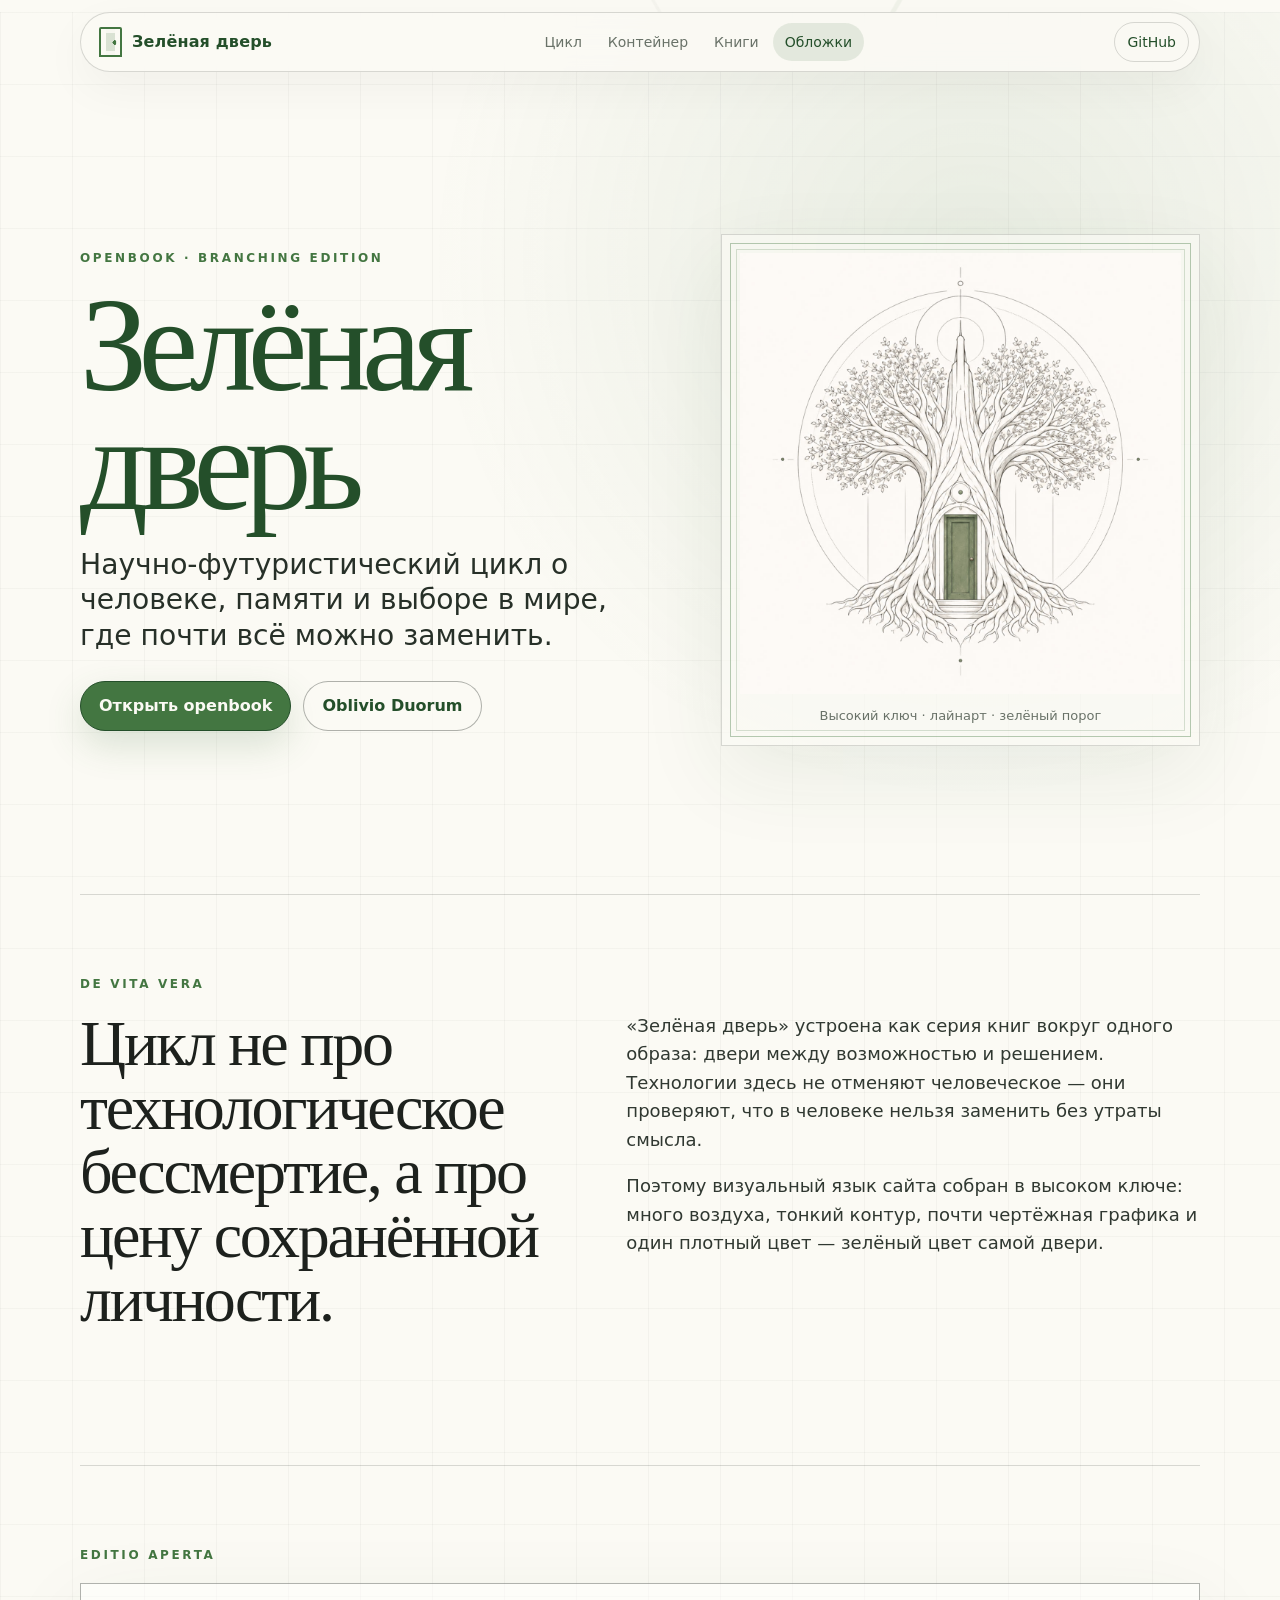
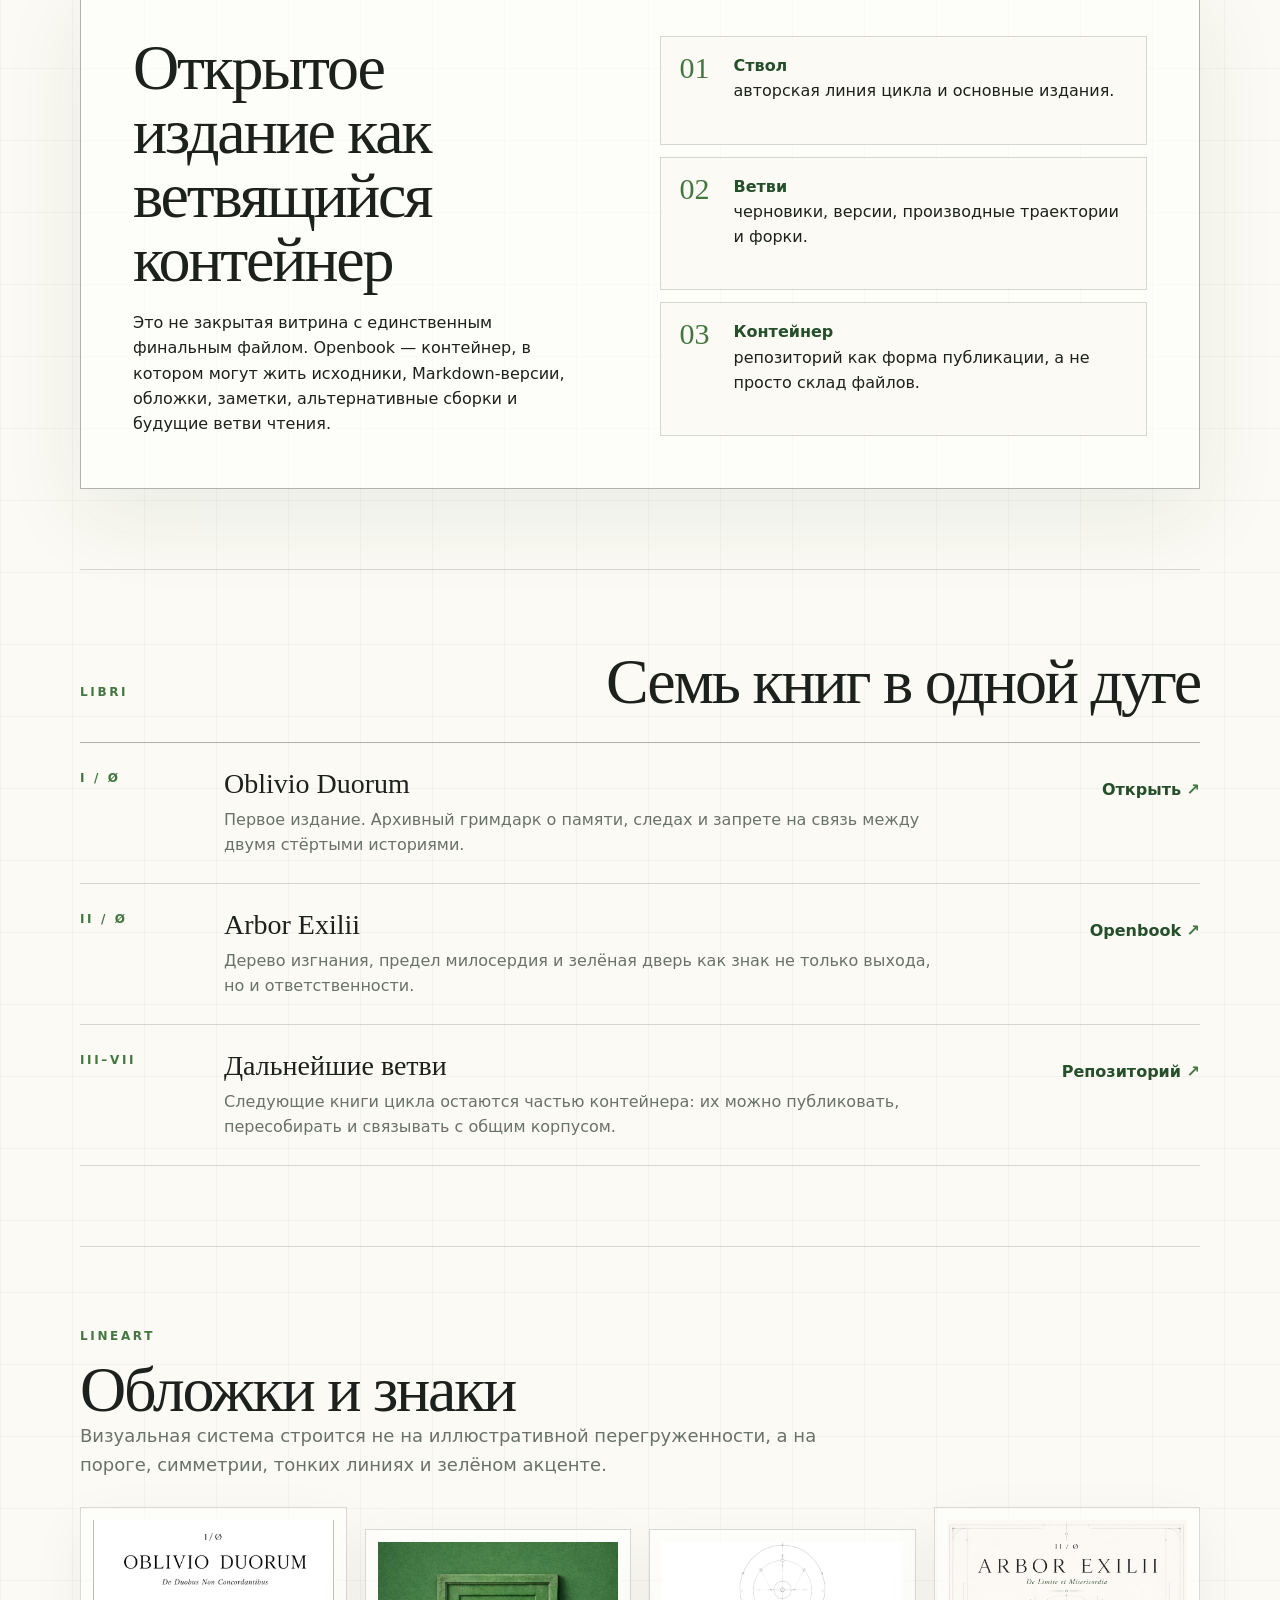
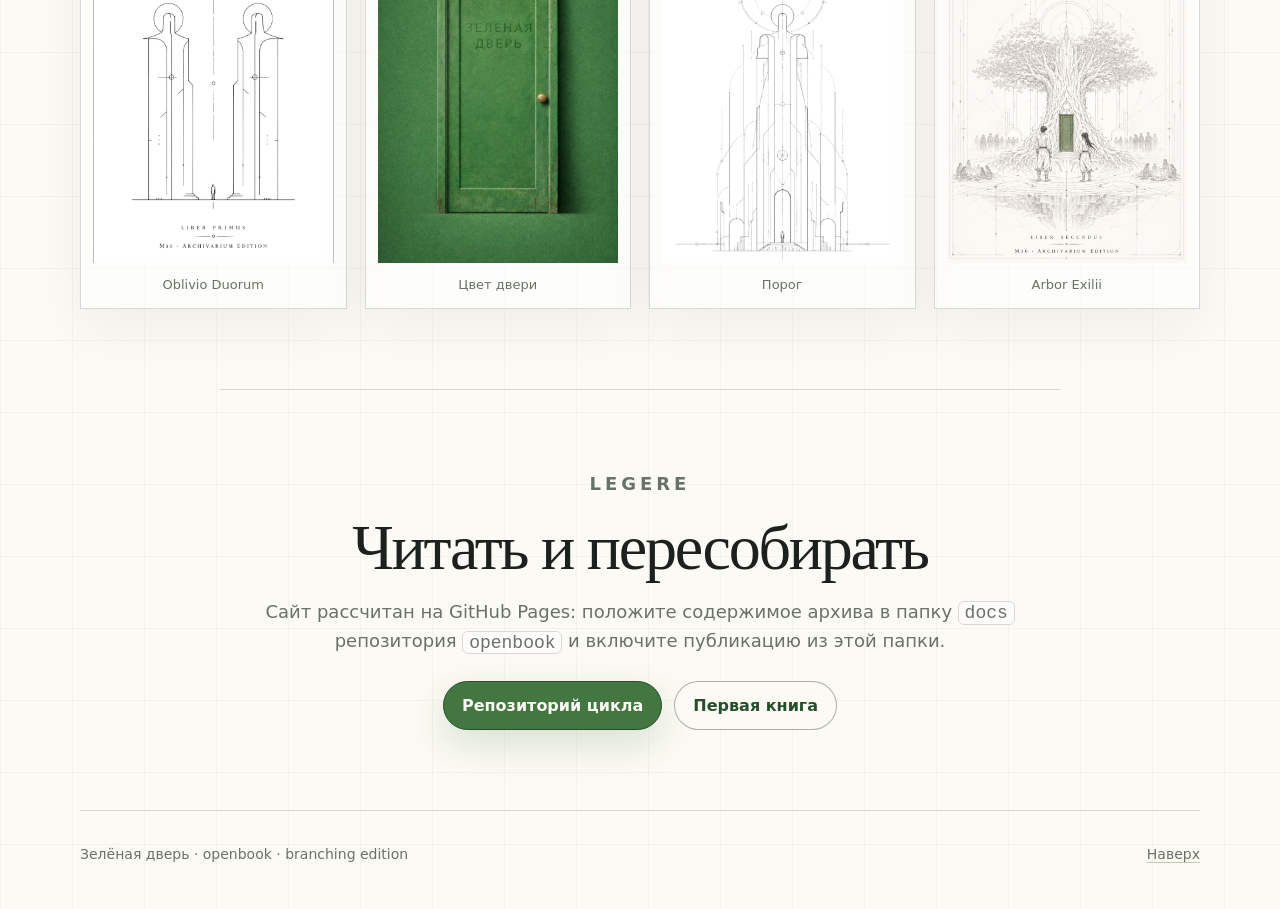
<file: 1/docs/index.html>
<!doctype html>
<html lang="ru">
<head>
  <meta charset="utf-8">
  <meta name="viewport" content="width=device-width, initial-scale=1">
  <title>Зелёная дверь — openbook</title>
  <meta name="description" content="Лаконичный сайт открытого цикла «Зелёная дверь»: книги, обложки в высоком ключе и openbook как ветвящийся контейнер.">
  <meta name="theme-color" content="#fbfaf4">
  <meta property="og:title" content="Зелёная дверь">
  <meta property="og:description" content="Открытый научно-футуристический цикл как ветвящийся контейнер.">
  <meta property="og:type" content="website">
  <meta property="og:image" content="assets/og-image.jpg">
  <link rel="icon" href="assets/favicon.svg" type="image/svg+xml">
  <link rel="icon" href="assets/favicon-32.png" sizes="32x32" type="image/png">
  <link rel="stylesheet" href="styles.css">
</head>
<body>
  <a class="skip-link" href="#main">Перейти к содержанию</a>

  <header class="site-header" data-header>
    <a class="brand" href="#top" aria-label="Зелёная дверь — наверх">
      <span class="brand-mark" aria-hidden="true"></span>
      <span>Зелёная дверь</span>
    </a>
    <nav class="main-nav" aria-label="Навигация">
      <a href="#cycle">Цикл</a>
      <a href="#container">Контейнер</a>
      <a href="#books">Книги</a>
      <a href="#covers">Обложки</a>
    </nav>
    <a class="header-link" href="https://github.com/antonkurenkov/openbook" target="_blank" rel="noreferrer">GitHub</a>
  </header>

  <main id="main">
    <section class="hero" id="top" aria-labelledby="hero-title">
      <div class="hero-copy reveal">
        <p class="eyebrow">Openbook · branching edition</p>
        <h1 id="hero-title">Зелёная дверь</h1>
        <p class="hero-lead">Научно-футуристический цикл о человеке, памяти и выборе в мире, где почти всё можно заменить.</p>
        <div class="hero-actions" aria-label="Основные ссылки">
          <a class="button button-primary" href="https://github.com/antonkurenkov/openbook" target="_blank" rel="noreferrer">Открыть openbook</a>
          <a class="button button-secondary" href="https://github.com/antonkurenkov/oblivio.duorum" target="_blank" rel="noreferrer">Oblivio Duorum</a>
        </div>
      </div>

      <figure class="hero-art reveal" aria-label="Символ цикла">
        <button class="image-button" type="button" data-lightbox="assets/images/tree-door-lineart.jpg" aria-label="Открыть изображение крупно">
          <img src="assets/images/tree-door-lineart.jpg" width="1200" height="1200" alt="Лайнарт: дерево с зелёной дверью в центре">
        </button>
        <figcaption>Высокий ключ · лайнарт · зелёный порог</figcaption>
      </figure>
    </section>

    <section class="section split" id="cycle" aria-labelledby="cycle-title">
      <div class="section-label">De vita vera</div>
      <div class="split-grid">
        <h2 id="cycle-title">Цикл не про технологическое бессмертие, а про цену сохранённой личности.</h2>
        <div class="prose">
          <p>«Зелёная дверь» устроена как серия книг вокруг одного образа: двери между возможностью и решением. Технологии здесь не отменяют человеческое — они проверяют, что в человеке нельзя заменить без утраты смысла.</p>
          <p>Поэтому визуальный язык сайта собран в высоком ключе: много воздуха, тонкий контур, почти чертёжная графика и один плотный цвет — зелёный цвет самой двери.</p>
        </div>
      </div>
    </section>

    <section class="section container-section" id="container" aria-labelledby="container-title">
      <div class="section-label">Editio aperta</div>
      <div class="container-card reveal">
        <div>
          <h2 id="container-title">Открытое издание как ветвящийся контейнер</h2>
          <p>Это не закрытая витрина с единственным финальным файлом. Openbook — контейнер, в котором могут жить исходники, Markdown-версии, обложки, заметки, альтернативные сборки и будущие ветви чтения.</p>
        </div>
        <ol class="container-list" aria-label="Принципы openbook">
          <li><span>01</span><strong>Ствол</strong><br>авторская линия цикла и основные издания.</li>
          <li><span>02</span><strong>Ветви</strong><br>черновики, версии, производные траектории и форки.</li>
          <li><span>03</span><strong>Контейнер</strong><br>репозиторий как форма публикации, а не просто склад файлов.</li>
        </ol>
      </div>
    </section>

    <section class="section books" id="books" aria-labelledby="books-title">
      <div class="section-heading">
        <p class="section-label">Libri</p>
        <h2 id="books-title">Семь книг в одной дуге</h2>
      </div>

      <div class="book-list">
        <article class="book-row reveal">
          <span class="book-index">I / Ø</span>
          <div>
            <h3>Oblivio Duorum</h3>
            <p>Первое издание. Архивный гримдарк о памяти, следах и запрете на связь между двумя стёртыми историями.</p>
          </div>
          <a href="https://github.com/antonkurenkov/oblivio.duorum" target="_blank" rel="noreferrer">Открыть</a>
        </article>
        <article class="book-row reveal">
          <span class="book-index">II / Ø</span>
          <div>
            <h3>Arbor Exilii</h3>
            <p>Дерево изгнания, предел милосердия и зелёная дверь как знак не только выхода, но и ответственности.</p>
          </div>
          <a href="https://github.com/antonkurenkov/openbook" target="_blank" rel="noreferrer">Openbook</a>
        </article>
        <article class="book-row reveal muted-row">
          <span class="book-index">III–VII</span>
          <div>
            <h3>Дальнейшие ветви</h3>
            <p>Следующие книги цикла остаются частью контейнера: их можно публиковать, пересобирать и связывать с общим корпусом.</p>
          </div>
          <a href="https://github.com/antonkurenkov/openbook" target="_blank" rel="noreferrer">Репозиторий</a>
        </article>
      </div>
    </section>

    <section class="section covers" id="covers" aria-labelledby="covers-title">
      <div class="section-heading compact">
        <p class="section-label">Lineart</p>
        <h2 id="covers-title">Обложки и знаки</h2>
        <p>Визуальная система строится не на иллюстративной перегруженности, а на пороге, симметрии, тонких линиях и зелёном акценте.</p>
      </div>

      <div class="cover-grid">
        <figure class="cover-tile tall reveal">
          <button class="image-button" type="button" data-lightbox="assets/images/oblivio-duorum-lineart.jpg">
            <img src="assets/images/oblivio-duorum-lineart.jpg" width="760" height="1140" loading="lazy" alt="Обложка Oblivio Duorum в стиле лайнарт">
          </button>
          <figcaption>Oblivio Duorum</figcaption>
        </figure>
        <figure class="cover-tile reveal">
          <button class="image-button" type="button" data-lightbox="assets/images/green-door-color.jpg">
            <img src="assets/images/green-door-color.jpg" width="760" height="1140" loading="lazy" alt="Зелёная дверь, цветовой референс">
          </button>
          <figcaption>Цвет двери</figcaption>
        </figure>
        <figure class="cover-tile reveal">
          <button class="image-button" type="button" data-lightbox="assets/images/gate-lineart.jpg">
            <img src="assets/images/gate-lineart.jpg" width="720" height="1018" loading="lazy" alt="Вертикальная архитектурная форма в лайнарт-стиле">
          </button>
          <figcaption>Порог</figcaption>
        </figure>
        <figure class="cover-tile tall reveal">
          <button class="image-button" type="button" data-lightbox="assets/images/arbor-exilii-lineart.jpg">
            <img src="assets/images/arbor-exilii-lineart.jpg" width="900" height="1272" loading="lazy" alt="Обложка Arbor Exilii в стиле высокого ключа">
          </button>
          <figcaption>Arbor Exilii</figcaption>
        </figure>
      </div>
    </section>

    <section class="section read-section" aria-labelledby="read-title">
      <p class="section-label">Legere</p>
      <h2 id="read-title">Читать и пересобирать</h2>
      <p>Сайт рассчитан на GitHub Pages: положите содержимое архива в папку <code>docs</code> репозитория <code>openbook</code> и включите публикацию из этой папки.</p>
      <div class="hero-actions">
        <a class="button button-primary" href="https://github.com/antonkurenkov/openbook" target="_blank" rel="noreferrer">Репозиторий цикла</a>
        <a class="button button-secondary" href="https://github.com/antonkurenkov/oblivio.duorum" target="_blank" rel="noreferrer">Первая книга</a>
      </div>
    </section>
  </main>

  <footer class="site-footer">
    <p>Зелёная дверь · openbook · branching edition</p>
    <p><a href="#top">Наверх</a></p>
  </footer>

  <dialog class="lightbox" data-lightbox-dialog aria-label="Просмотр изображения">
    <button class="lightbox-close" type="button" data-lightbox-close aria-label="Закрыть">×</button>
    <img data-lightbox-image alt="">
  </dialog>

  <script src="main.js" defer></script>
</body>
</html>
</file>
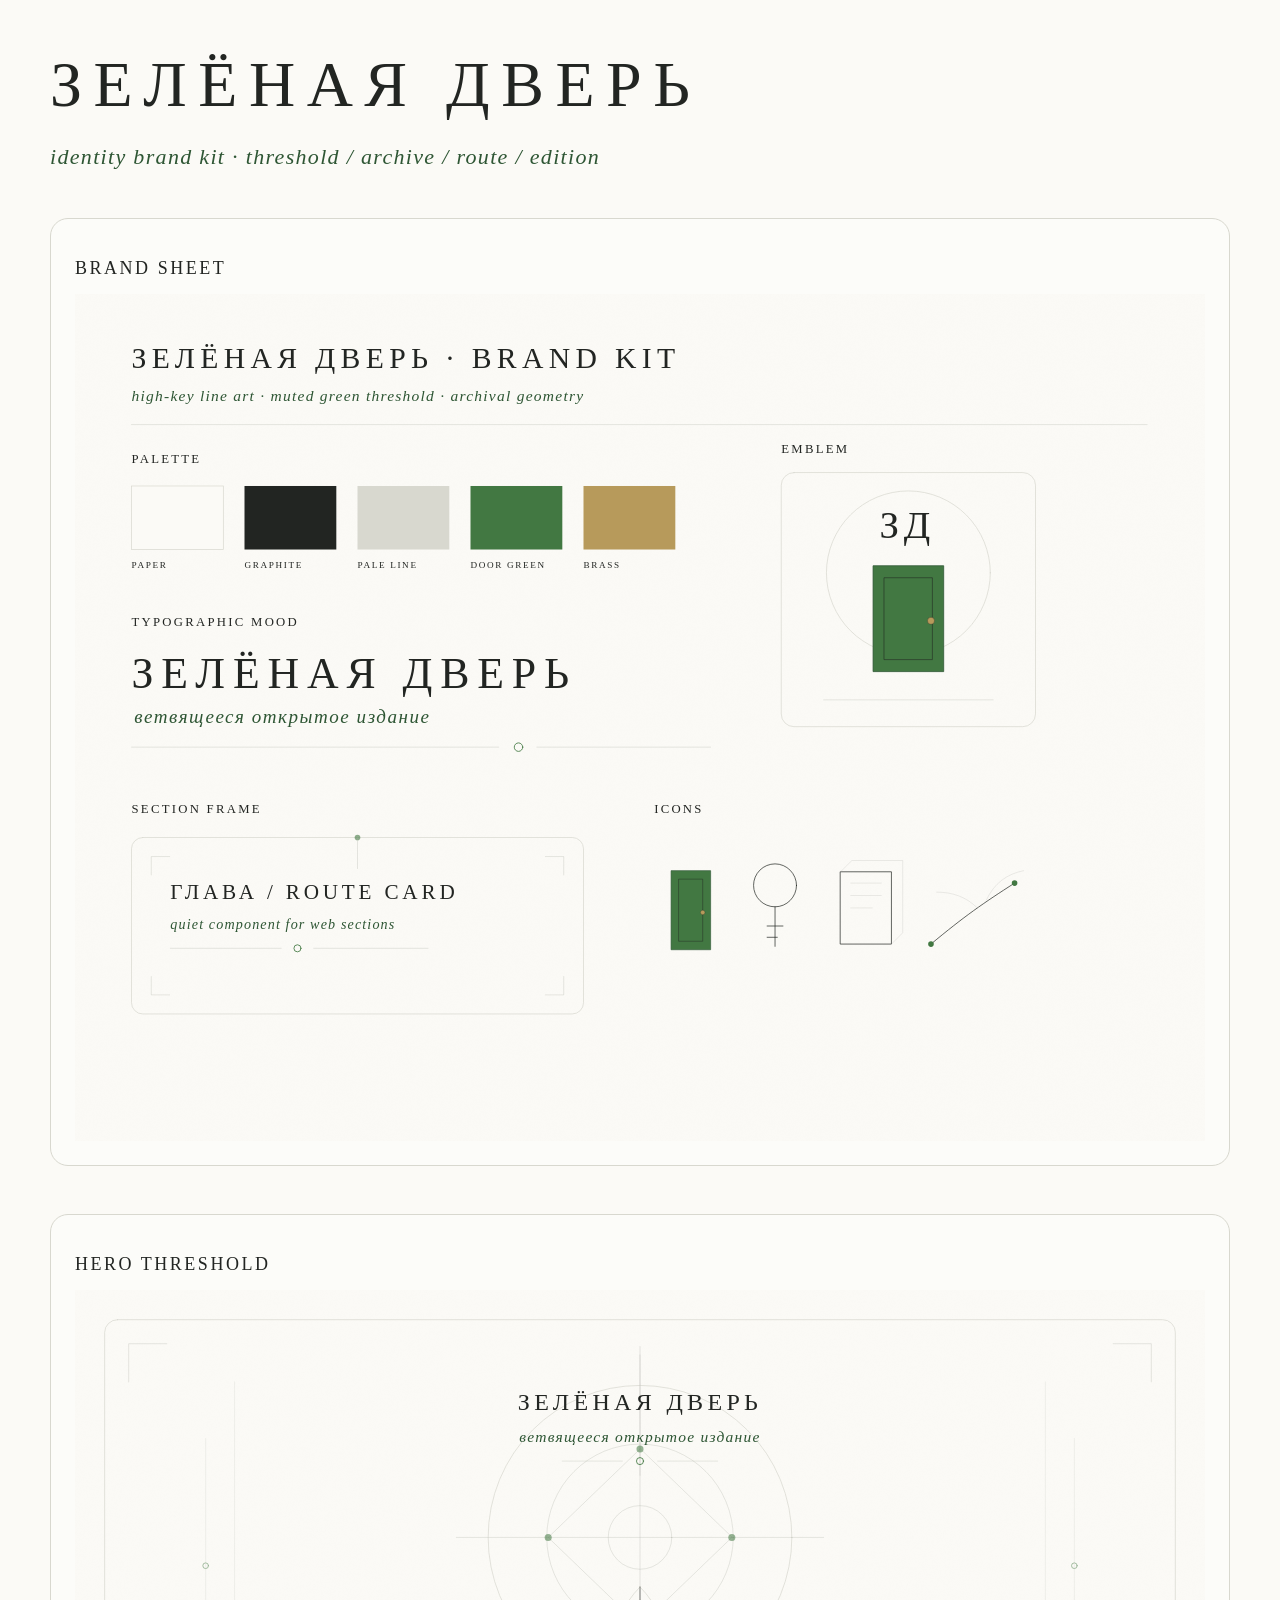
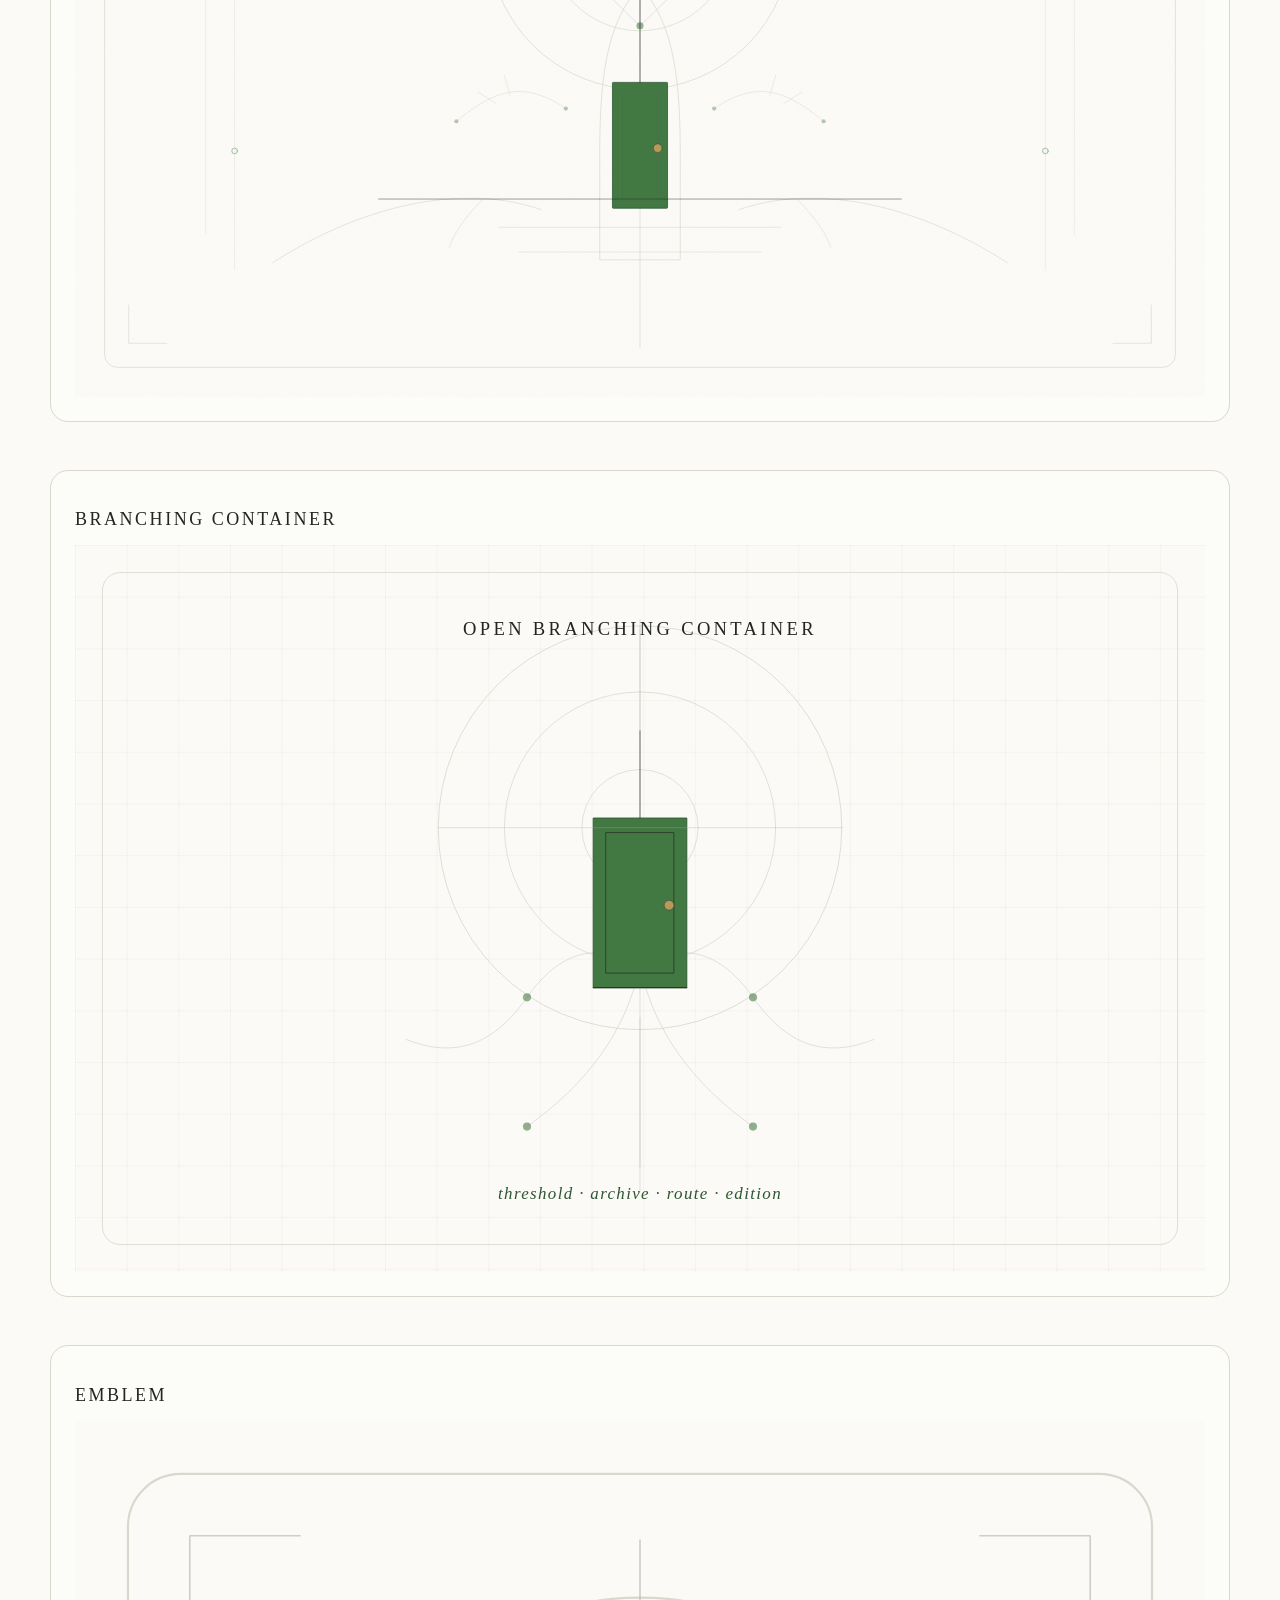
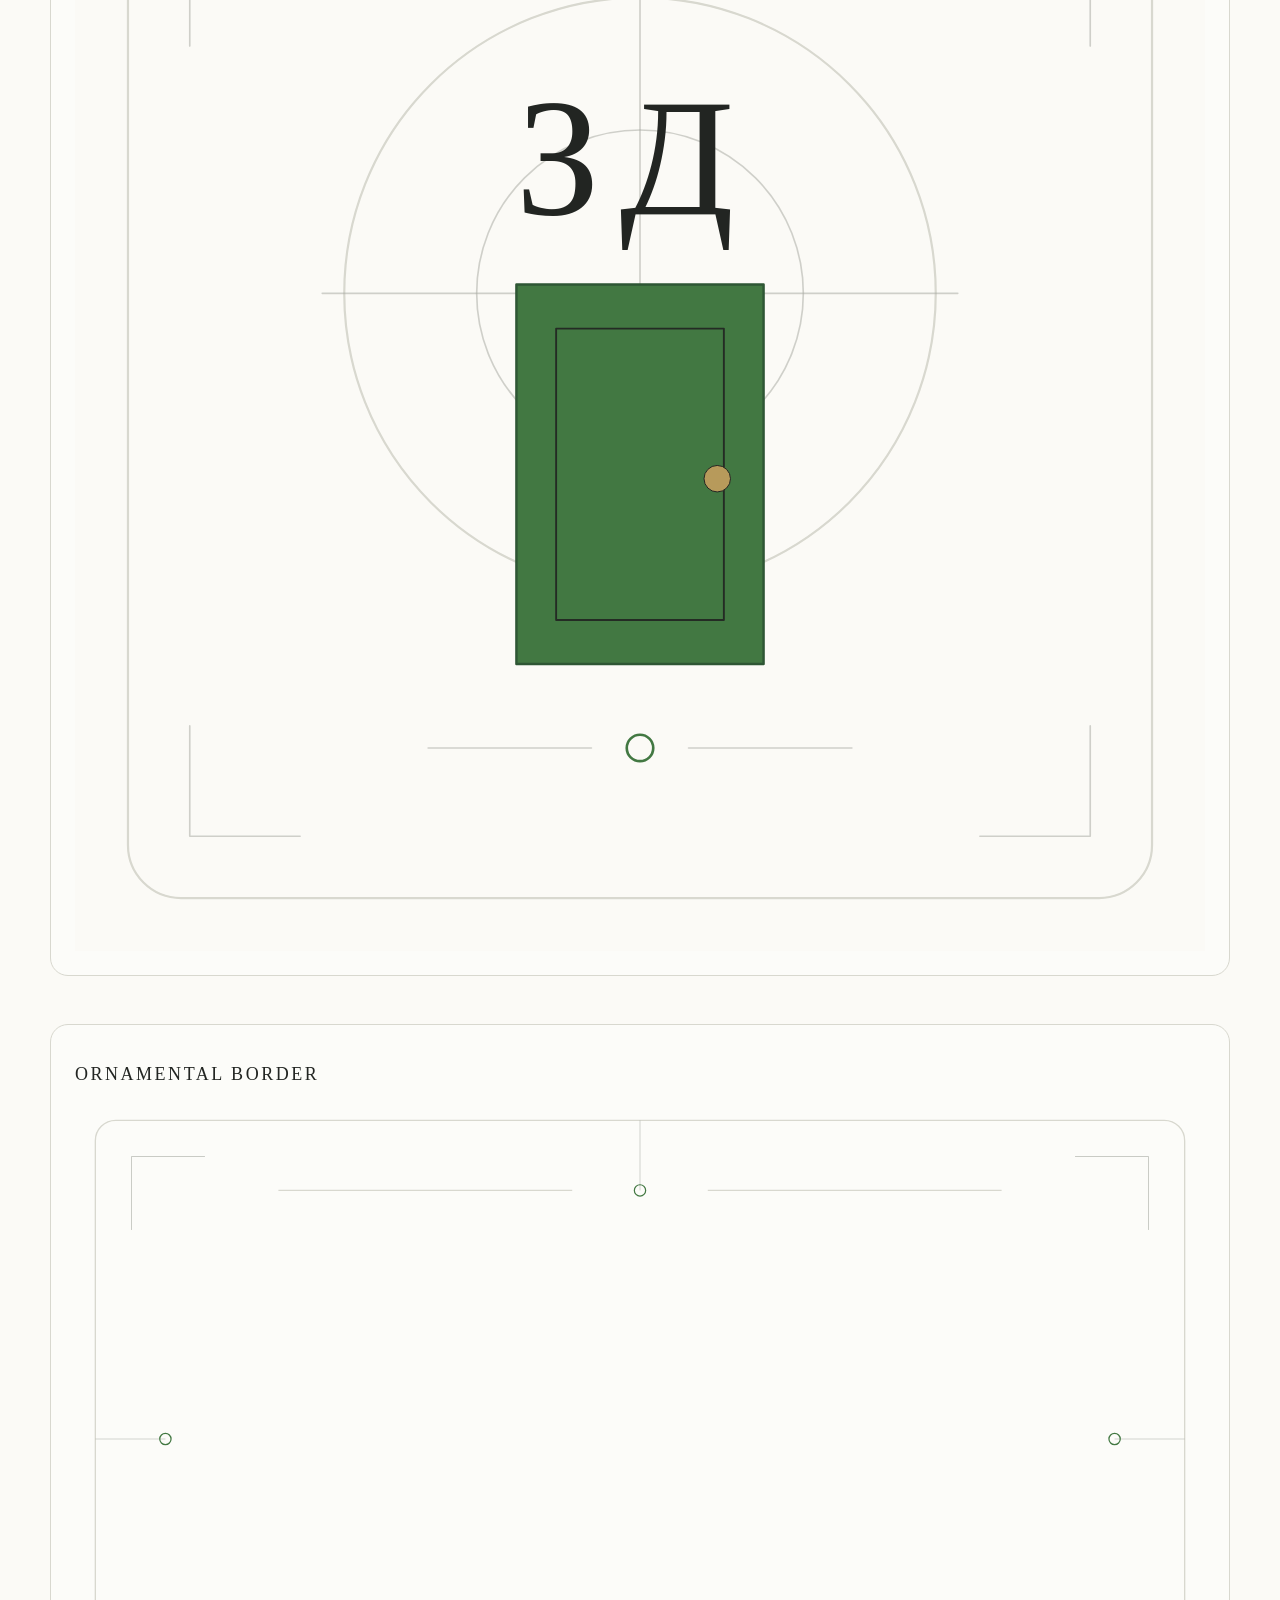
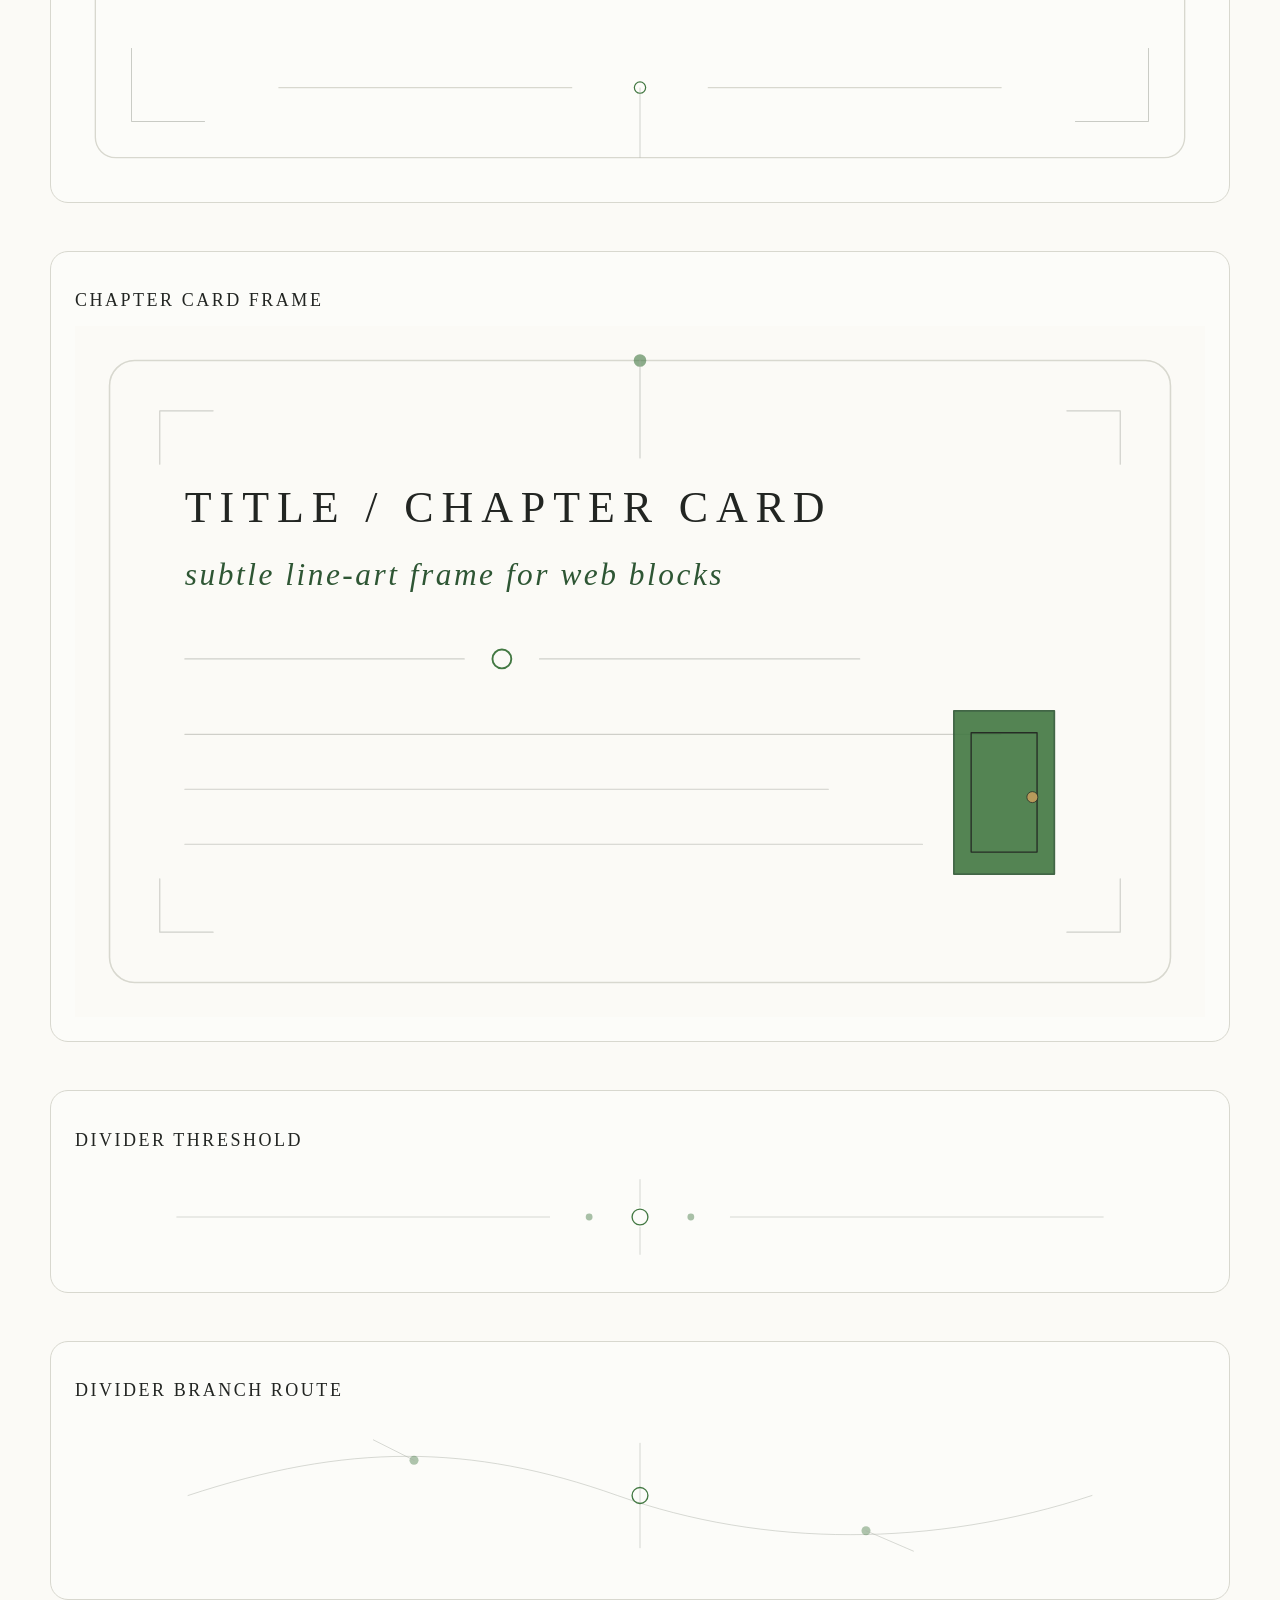
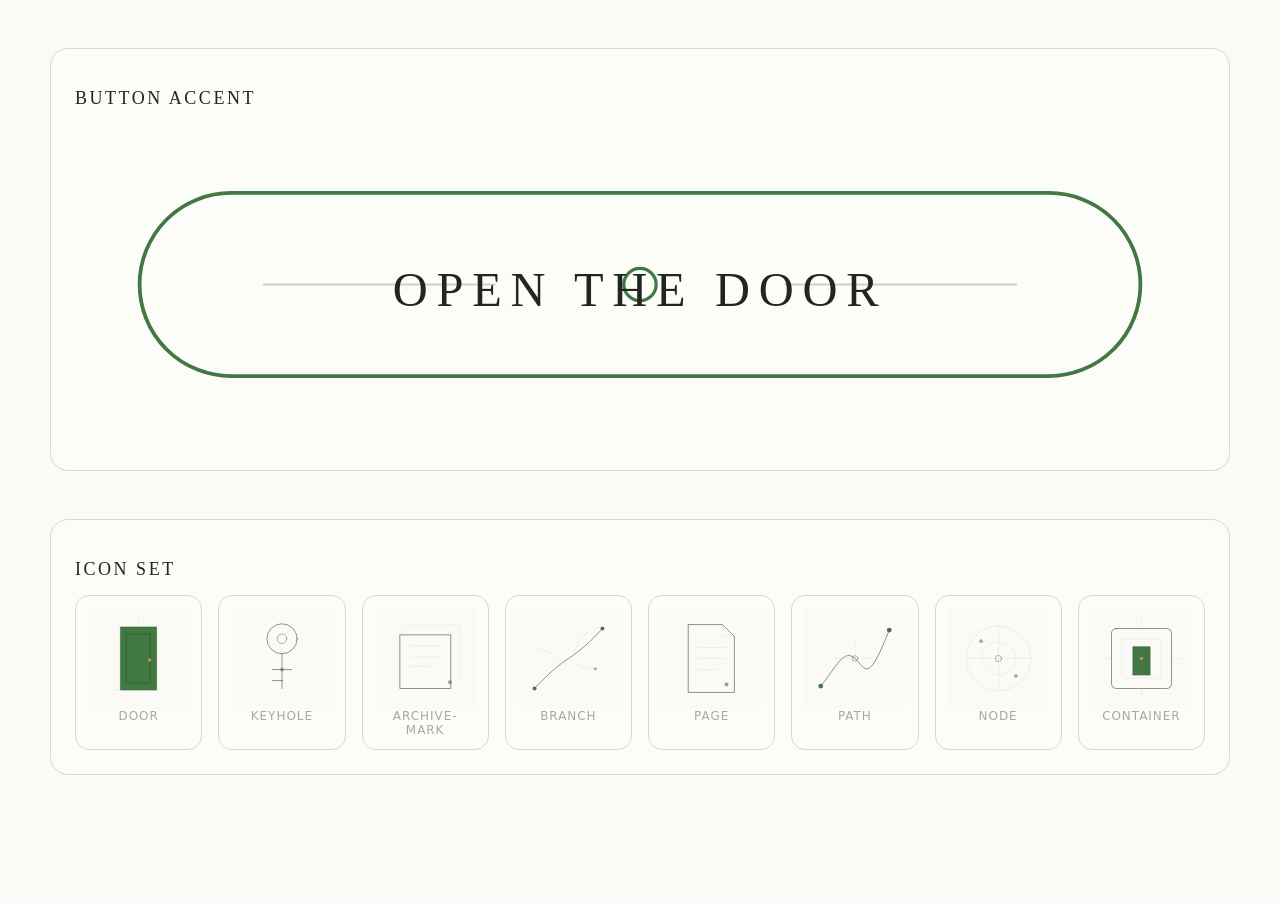
<file: brandkit_v1/preview/index.html>
<!doctype html>
<html lang="ru">
<head>
<meta charset="utf-8">
<meta name="viewport" content="width=device-width, initial-scale=1">
<title>Зелёная Дверь · Brand Kit Preview</title>
<link rel="stylesheet" href="../tokens/green-door-tokens.css">
<style>
body { margin: 0; background: var(--gd-paper); color: var(--gd-graphite); font-family: var(--gd-font-ui); }
main { max-width: 1180px; margin: 0 auto; padding: 48px 24px 80px; }
h1 { font-family: var(--gd-font-serif); letter-spacing: .18em; font-weight: 400; font-size: clamp(32px, 5vw, 66px); margin: 0; }
p.lead { font-family: var(--gd-font-serif); font-style: italic; color: var(--gd-moss-dark); font-size: 22px; letter-spacing: .06em; }
section { margin: 48px 0; padding: 24px; border: 1px solid var(--gd-pale-line); border-radius: 18px; background: rgba(255,255,255,.25); }
h2 { font-family: var(--gd-font-serif); font-weight: 400; letter-spacing: .14em; text-transform: uppercase; font-size: 18px; }
img { display: block; width: 100%; height: auto; }
.icons { display: grid; grid-template-columns: repeat(auto-fit, minmax(120px, 1fr)); gap: 16px; }
figure { margin: 0; padding: 12px; border: 1px solid var(--gd-pale-line); border-radius: 14px; text-align: center; }
figure img { max-width: 128px; margin: 0 auto; }
figcaption { font-size: 12px; letter-spacing: .08em; color: var(--gd-gray-ink); text-transform: uppercase; }
</style>
</head>
<body class="gd-page">
<main>
  <h1>ЗЕЛЁНАЯ ДВЕРЬ</h1>
  <p class="lead">identity brand kit · threshold / archive / route / edition</p>
  <section><h2>Brand sheet</h2><img src="../svg/00-brand-sheet.svg" alt="Brand sheet"></section>
<section><h2>Hero threshold</h2><img src="../svg/01-hero-threshold.svg" alt="Hero threshold"></section>
<section><h2>Branching container</h2><img src="../svg/02-hero-branching-container.svg" alt="Branching container"></section>
<section><h2>Emblem</h2><img src="../svg/emblem-zd.svg" alt="Emblem"></section>
<section><h2>Ornamental border</h2><img src="../svg/components/ornamental-border.svg" alt="Ornamental border"></section>
<section><h2>Chapter card frame</h2><img src="../svg/components/chapter-card-frame.svg" alt="Chapter card frame"></section>
<section><h2>Divider threshold</h2><img src="../svg/components/divider-threshold.svg" alt="Divider threshold"></section>
<section><h2>Divider branch route</h2><img src="../svg/components/divider-branch-route.svg" alt="Divider branch route"></section>
<section><h2>Button accent</h2><img src="../svg/components/button-accent.svg" alt="Button accent"></section>
  <section><h2>Icon set</h2><div class="icons"><figure><img src="../svg/icons/icon-door.svg"><figcaption>door</figcaption></figure><figure><img src="../svg/icons/icon-keyhole.svg"><figcaption>keyhole</figcaption></figure><figure><img src="../svg/icons/icon-archive-mark.svg"><figcaption>archive-mark</figcaption></figure><figure><img src="../svg/icons/icon-branch.svg"><figcaption>branch</figcaption></figure><figure><img src="../svg/icons/icon-page.svg"><figcaption>page</figcaption></figure><figure><img src="../svg/icons/icon-path.svg"><figcaption>path</figcaption></figure><figure><img src="../svg/icons/icon-node.svg"><figcaption>node</figcaption></figure><figure><img src="../svg/icons/icon-container.svg"><figcaption>container</figcaption></figure></div></section>
</main>
</body>
</html>
</file>
<file: 1/docs/styles.css>
:root {
  --paper: #fbfaf4;
  --paper-soft: #f4f2ea;
  --ink: #1d211d;
  --muted: #697268;
  --line: rgba(29, 33, 29, .16);
  --line-strong: rgba(29, 33, 29, .34);
  --door: #437641;
  --door-dark: #244f2a;
  --door-pale: rgba(67, 118, 65, .12);
  --shadow: 0 28px 80px rgba(36, 79, 42, .08);
  --max: 1120px;
  --sans: Inter, ui-sans-serif, system-ui, -apple-system, BlinkMacSystemFont, "Segoe UI", sans-serif;
  --serif: Georgia, "Times New Roman", Times, serif;
}

*, *::before, *::after { box-sizing: border-box; }
html { scroll-behavior: smooth; background: var(--paper); }
body {
  min-width: 320px;
  margin: 0;
  color: var(--ink);
  font-family: var(--sans);
  line-height: 1.58;
  background:
    linear-gradient(90deg, rgba(29, 33, 29, .035) 1px, transparent 1px),
    linear-gradient(rgba(29, 33, 29, .03) 1px, transparent 1px),
    radial-gradient(circle at 76% 6%, rgba(67, 118, 65, .10), transparent 34rem),
    var(--paper);
  background-size: 72px 72px, 72px 72px, auto;
}

body::before {
  content: "";
  position: fixed;
  inset: 0;
  z-index: -1;
  pointer-events: none;
  background:
    linear-gradient(120deg, transparent 0 49.8%, rgba(67, 118, 65, .10) 49.9% 50.1%, transparent 50.2%),
    linear-gradient(60deg, transparent 0 65%, rgba(29, 33, 29, .055) 65.1% 65.2%, transparent 65.3%);
  opacity: .55;
}

img { display: block; max-width: 100%; height: auto; }
a { color: inherit; text-underline-offset: .2em; text-decoration-color: rgba(67, 118, 65, .35); }
a:hover { color: var(--door-dark); }
button { font: inherit; }
code { padding: .05em .32em; border: 1px solid var(--line); border-radius: 6px; background: rgba(255,255,255,.55); }

.skip-link {
  position: fixed;
  top: 12px;
  left: 12px;
  z-index: 30;
  transform: translateY(-180%);
  padding: 10px 14px;
  border: 1px solid var(--door);
  border-radius: 999px;
  color: var(--paper);
  background: var(--door);
}
.skip-link:focus { transform: translateY(0); }

.site-header {
  position: sticky;
  top: 0;
  z-index: 20;
  display: grid;
  grid-template-columns: auto 1fr auto;
  align-items: center;
  gap: 20px;
  width: min(var(--max), calc(100% - 28px));
  margin: 12px auto 0;
  padding: 8px 10px;
  border: 1px solid var(--line);
  border-radius: 999px;
  background: rgba(251, 250, 244, .88);
  backdrop-filter: blur(14px);
  box-shadow: 0 16px 48px rgba(29, 33, 29, .045);
}

.brand, .main-nav a, .header-link {
  border-radius: 999px;
  text-decoration: none;
}
.brand {
  display: inline-flex;
  align-items: center;
  gap: 10px;
  padding: 6px 10px 6px 8px;
  color: var(--door-dark);
  font-weight: 750;
  letter-spacing: .01em;
}
.brand-mark {
  width: 23px;
  height: 30px;
  border: 2px solid var(--door);
  border-radius: 2px 2px 0 0;
  background:
    radial-gradient(circle at 72% 52%, var(--door) 0 2.1px, transparent 2.3px),
    linear-gradient(90deg, transparent 26%, rgba(67,118,65,.18) 26% 74%, transparent 74%);
  box-shadow: inset 0 0 0 4px rgba(251,250,244,.9);
}
.main-nav { display: flex; justify-content: center; gap: 2px; }
.main-nav a, .header-link {
  padding: 8px 12px;
  color: var(--muted);
  font-size: 14px;
}
.main-nav a:hover, .main-nav a.is-active, .header-link:hover {
  color: var(--door-dark);
  background: var(--door-pale);
}
.header-link {
  border: 1px solid var(--line);
  color: var(--door-dark);
}

.hero, .section, .site-footer {
  width: min(var(--max), calc(100% - 28px));
  margin-inline: auto;
}
.hero {
  display: grid;
  grid-template-columns: minmax(0, 0.9fr) minmax(320px, 0.78fr);
  align-items: center;
  gap: clamp(32px, 7vw, 88px);
  min-height: calc(100svh - 78px);
  padding: 74px 0 60px;
}
.eyebrow, .section-label, .book-index {
  color: var(--door);
  font-size: 12px;
  font-weight: 800;
  letter-spacing: .22em;
  text-transform: uppercase;
}
.eyebrow { margin: 0 0 18px; }
h1, h2, h3, p { margin-top: 0; }
h1 {
  max-width: 9ch;
  margin-bottom: 24px;
  color: var(--door-dark);
  font-family: var(--serif);
  font-size: clamp(62px, 10.5vw, 138px);
  font-weight: 500;
  letter-spacing: -.065em;
  line-height: .88;
}
.hero-lead {
  max-width: 620px;
  margin-bottom: 28px;
  color: #273028;
  font-size: clamp(20px, 2.2vw, 30px);
  line-height: 1.26;
}
.hero-actions { display: flex; flex-wrap: wrap; gap: 12px; }
.button {
  display: inline-flex;
  align-items: center;
  justify-content: center;
  min-height: 46px;
  padding: 11px 18px;
  border-radius: 999px;
  font-weight: 760;
  text-decoration: none;
  transition: transform .18s ease, background .18s ease, color .18s ease, border-color .18s ease;
}
.button:hover { transform: translateY(-1px); }
.button-primary {
  border: 1px solid var(--door-dark);
  color: var(--paper);
  background: var(--door);
  box-shadow: 0 14px 36px rgba(67, 118, 65, .18);
}
.button-primary:hover { color: #fff; background: var(--door-dark); }
.button-secondary {
  border: 1px solid var(--line-strong);
  color: var(--door-dark);
  background: rgba(251,250,244,.72);
}
.button-secondary:hover { background: var(--door-pale); }

.hero-art, .cover-tile {
  margin: 0;
  color: var(--muted);
  text-align: center;
}
.hero-art {
  position: relative;
  padding: 18px;
  border: 1px solid var(--line);
  background: rgba(251,250,244,.64);
  box-shadow: var(--shadow);
}
.hero-art::before,
.hero-art::after {
  content: "";
  position: absolute;
  pointer-events: none;
  border: 1px solid rgba(67, 118, 65, .38);
}
.hero-art::before { inset: 8px; }
.hero-art::after { inset: 14px; opacity: .55; }
.hero-art img { aspect-ratio: 1; object-fit: cover; background: #fff; filter: saturate(.92) contrast(1.02); }
.hero-art figcaption, .cover-tile figcaption {
  margin-top: 12px;
  font-size: 13px;
  color: var(--muted);
}
.image-button {
  display: block;
  width: 100%;
  padding: 0;
  border: 0;
  color: inherit;
  background: none;
  cursor: zoom-in;
}

.section { padding: 80px 0; border-top: 1px solid var(--line); }
.split-grid {
  display: grid;
  grid-template-columns: minmax(260px, .82fr) minmax(0, 1fr);
  gap: clamp(28px, 6vw, 76px);
  margin-top: 18px;
}
h2 {
  color: var(--ink);
  font-family: var(--serif);
  font-size: clamp(34px, 5vw, 68px);
  font-weight: 500;
  letter-spacing: -.035em;
  line-height: 1;
}
h3 { margin-bottom: 8px; color: var(--ink); font-family: var(--serif); font-size: 28px; font-weight: 500; line-height: 1.05; }
.prose { color: #303831; font-size: 18px; }
.prose p:last-child, .container-card p:last-child, .read-section p:last-child { margin-bottom: 0; }

.container-card {
  display: grid;
  grid-template-columns: minmax(0, .85fr) minmax(320px, .9fr);
  gap: clamp(28px, 6vw, 68px);
  margin-top: 18px;
  padding: clamp(24px, 5vw, 52px);
  border: 1px solid var(--line-strong);
  background: rgba(255,255,255,.46);
  box-shadow: var(--shadow);
}
.container-card h2 { margin-bottom: 18px; }
.container-list { display: grid; gap: 12px; margin: 0; padding: 0; list-style: none; }
.container-list li {
  position: relative;
  padding: 16px 18px 16px 72px;
  border: 1px solid var(--line);
  background: rgba(251,250,244,.78);
}
.container-list span {
  position: absolute;
  top: 16px;
  left: 18px;
  color: var(--door);
  font-family: var(--serif);
  font-size: 30px;
  line-height: 1;
}
.container-list strong { color: var(--door-dark); }

.section-heading { display: flex; align-items: end; justify-content: space-between; gap: 24px; margin-bottom: 28px; }
.section-heading h2 { margin-bottom: 0; }
.section-heading.compact { display: block; max-width: 760px; }
.section-heading.compact p:last-child { color: var(--muted); font-size: 18px; }

.book-list { display: grid; gap: 0; border-top: 1px solid var(--line-strong); }
.book-row {
  display: grid;
  grid-template-columns: 120px minmax(0, 1fr) auto;
  gap: 24px;
  align-items: start;
  padding: 26px 0;
  border-bottom: 1px solid var(--line);
}
.book-row p { max-width: 720px; margin-bottom: 0; color: var(--muted); }
.book-row a {
  padding: 8px 0;
  color: var(--door-dark);
  font-weight: 750;
  text-decoration: none;
}
.book-row a::after { content: " ↗"; color: var(--door); }
.muted-row { opacity: .82; }

.cover-grid {
  display: grid;
  grid-template-columns: repeat(4, 1fr);
  gap: 18px;
  align-items: end;
}
.cover-tile {
  padding: 12px;
  border: 1px solid var(--line);
  background: rgba(255,255,255,.48);
  box-shadow: 0 18px 52px rgba(29, 33, 29, .055);
}
.cover-tile img {
  width: 100%;
  aspect-ratio: 3 / 4.28;
  object-fit: cover;
  background: #fff;
  filter: saturate(.96) contrast(1.02);
}
.cover-tile:not(.tall) img { aspect-ratio: 3 / 4; }
.cover-tile:hover { border-color: rgba(67, 118, 65, .55); }

.read-section {
  max-width: min(840px, calc(100% - 28px));
  text-align: center;
}
.read-section h2 { margin-bottom: 18px; }
.read-section p { color: var(--muted); font-size: 18px; }
.read-section .hero-actions { justify-content: center; margin-top: 24px; }

.site-footer {
  display: flex;
  justify-content: space-between;
  gap: 20px;
  padding: 32px 0 46px;
  border-top: 1px solid var(--line);
  color: var(--muted);
  font-size: 14px;
}
.site-footer p { margin: 0; }

.lightbox {
  width: min(980px, calc(100% - 24px));
  max-height: calc(100svh - 24px);
  padding: 14px;
  border: 1px solid var(--line-strong);
  background: var(--paper);
  box-shadow: 0 24px 90px rgba(0,0,0,.24);
}
.lightbox::backdrop { background: rgba(20,24,20,.62); backdrop-filter: blur(8px); }
.lightbox img { max-height: calc(100svh - 64px); margin: 0 auto; object-fit: contain; }
.lightbox-close {
  position: absolute;
  top: 10px;
  right: 10px;
  z-index: 2;
  width: 36px;
  height: 36px;
  border: 1px solid var(--line);
  border-radius: 50%;
  color: var(--door-dark);
  background: rgba(251,250,244,.9);
  cursor: pointer;
}

.reveal { opacity: 0; transform: translateY(14px); transition: opacity .5s ease, transform .5s ease; }
.reveal.is-visible { opacity: 1; transform: translateY(0); }

@media (max-width: 860px) {
  .site-header { grid-template-columns: 1fr auto; border-radius: 22px; }
  .main-nav { grid-column: 1 / -1; justify-content: flex-start; overflow-x: auto; padding-bottom: 2px; }
  .hero { grid-template-columns: 1fr; min-height: auto; padding-top: 54px; }
  .hero-art { max-width: 620px; justify-self: center; }
  .split-grid, .container-card { grid-template-columns: 1fr; }
  .section-heading { display: block; }
  .book-row { grid-template-columns: 1fr; gap: 8px; }
  .cover-grid { grid-template-columns: repeat(2, 1fr); }
}

@media (max-width: 560px) {
  body { background-size: 54px 54px, 54px 54px, auto; }
  .site-header { width: calc(100% - 18px); margin-top: 9px; }
  .brand { font-size: 15px; }
  .header-link { padding-inline: 10px; }
  h1 { font-size: clamp(56px, 20vw, 86px); }
  h2 { font-size: clamp(32px, 12vw, 48px); }
  .hero, .section, .site-footer { width: calc(100% - 22px); }
  .section { padding: 62px 0; }
  .container-card { padding: 20px; }
  .container-list li { padding-left: 18px; }
  .container-list span { position: static; display: block; margin-bottom: 6px; }
  .cover-grid { grid-template-columns: 1fr; }
  .site-footer { display: block; }
  .site-footer p + p { margin-top: 8px; }
}

@media (prefers-reduced-motion: reduce) {
  *, *::before, *::after { scroll-behavior: auto !important; transition: none !important; animation: none !important; }
  .reveal { opacity: 1; transform: none; }
}
</file>
<file: brandkit_v1/tokens/green-door-tokens.css>
:root {
  --gd-paper: #FBFAF6;
  --gd-ivory: #F7F4EC;
  --gd-graphite: #222522;
  --gd-gray-ink: #A7AAA2;
  --gd-pale-line: #D8D8CF;
  --gd-door-green: #427842;
  --gd-moss-dark: #2E5634;
  --gd-moss-light: #8DA386;
  --gd-brass: #B79A5B;

  --gd-line-thin: 1px;
  --gd-line-main: 1.25px;
  --gd-radius-card: 16px;
  --gd-radius-section: 24px;
  --gd-letterspace-title: 0.18em;
  --gd-letterspace-ui: 0.08em;
  --gd-font-serif: Georgia, 'Times New Roman', serif;
  --gd-font-ui: Inter, system-ui, -apple-system, BlinkMacSystemFont, 'Segoe UI', sans-serif;
}

.gd-page {
  background: var(--gd-paper);
  color: var(--gd-graphite);
  font-family: var(--gd-font-ui);
}

.gd-title {
  font-family: var(--gd-font-serif);
  letter-spacing: var(--gd-letterspace-title);
  font-weight: 400;
  text-transform: uppercase;
}

.gd-subtitle {
  color: var(--gd-moss-dark);
  font-family: var(--gd-font-serif);
  font-style: italic;
  letter-spacing: var(--gd-letterspace-ui);
}

.gd-card {
  border: 1px solid var(--gd-pale-line);
  border-radius: var(--gd-radius-card);
  background: color-mix(in srgb, var(--gd-paper) 94%, white 6%);
}

.gd-button {
  border: 1px solid var(--gd-door-green);
  border-radius: 999px;
  background: transparent;
  color: var(--gd-graphite);
  letter-spacing: .14em;
  text-transform: uppercase;
}
</file>
